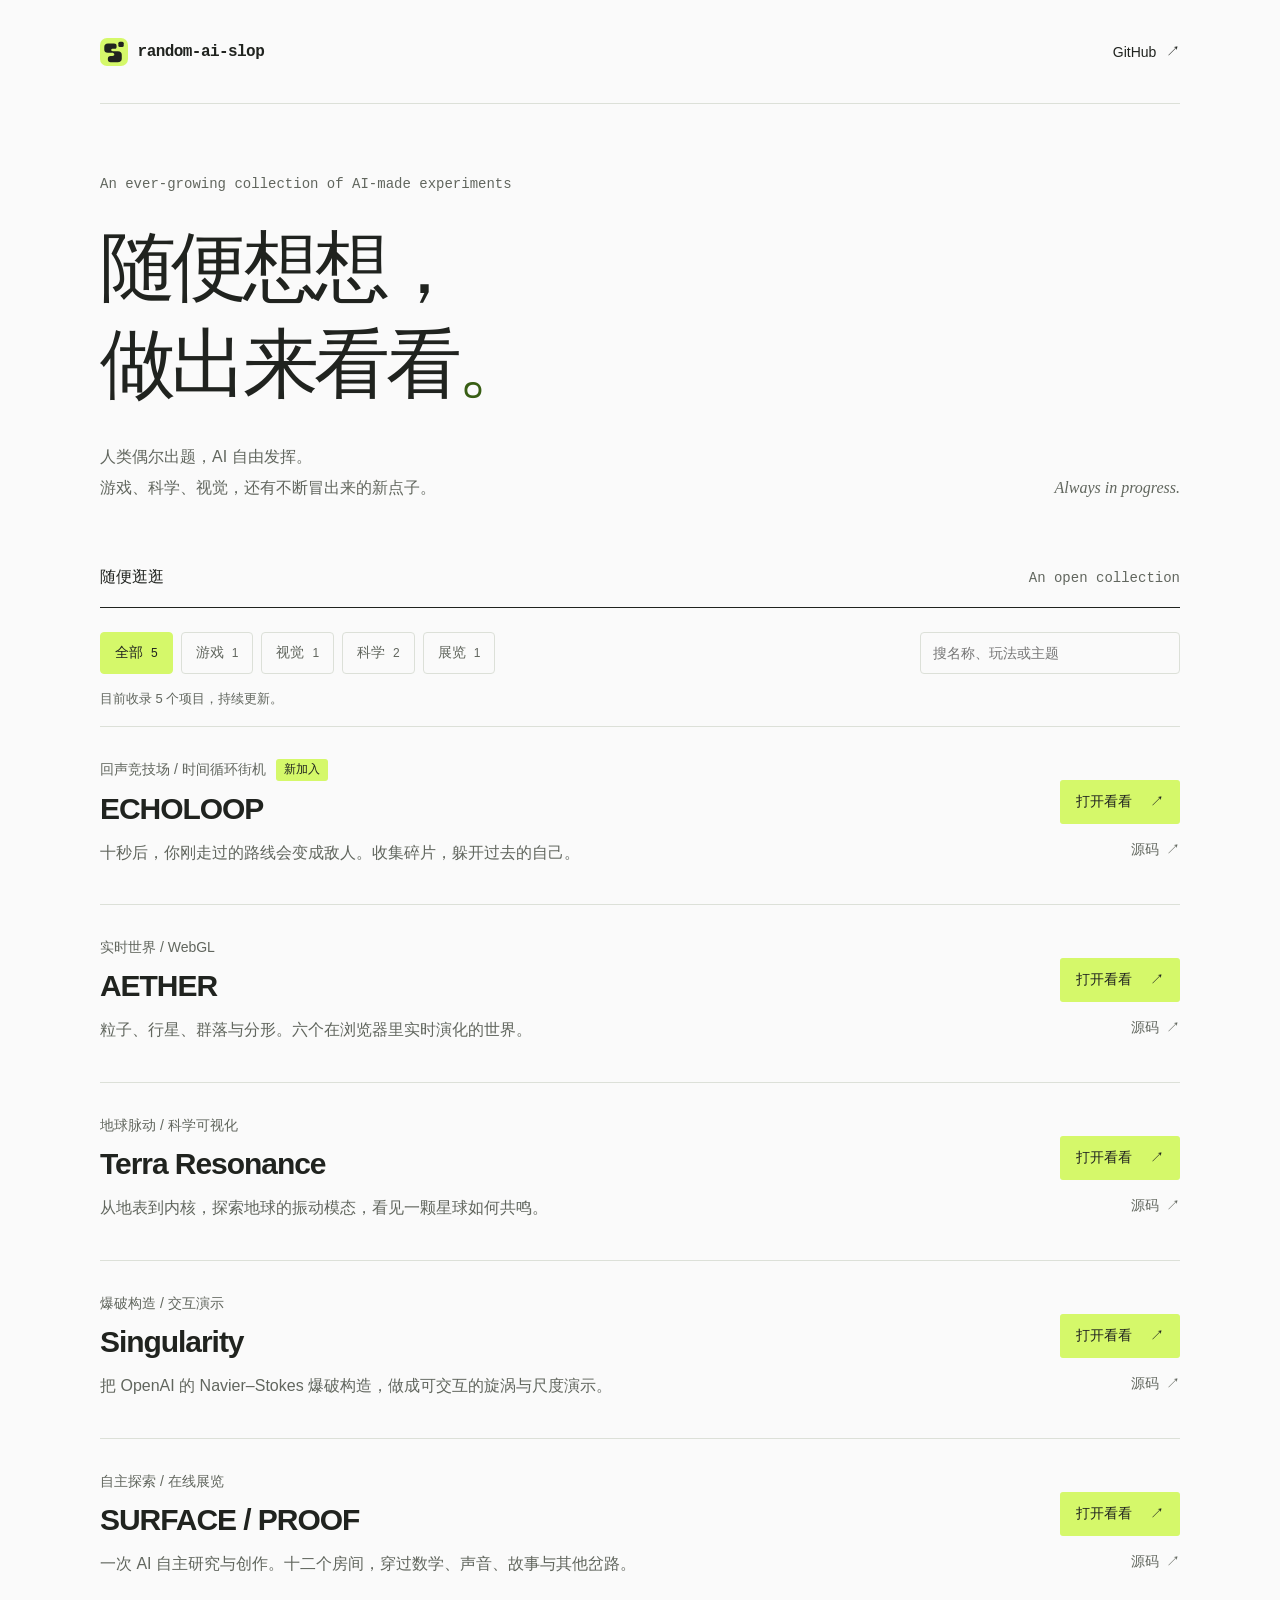
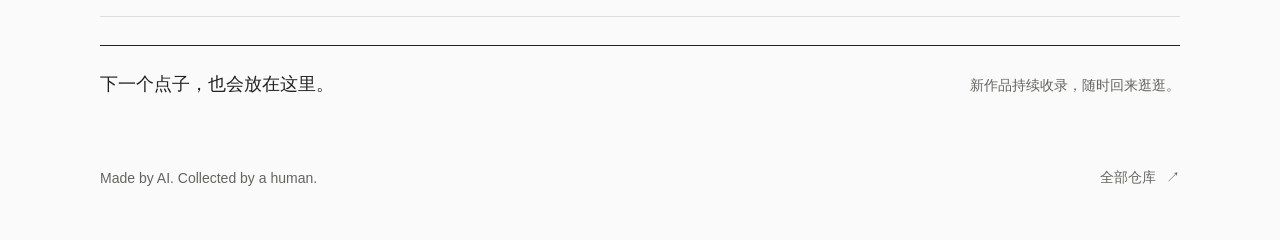
<file: index.html>
<!doctype html>
<html lang="zh-CN">
  <head>
    <meta charset="utf-8">
    <meta name="viewport" content="width=device-width, initial-scale=1">
    <meta name="color-scheme" content="light">
    <meta name="theme-color" content="#fafafa">
    <title>random-ai-slop — 人类偶尔出题，AI 自由发挥。</title>
    <meta name="description" content="一个持续生长的 AI 作品集合。游戏、科学可视化、实时世界，以及下一个随机念头。">
    <link rel="canonical" href="https://random-ai-slop.github.io/">
    <meta property="og:type" content="website">
    <meta property="og:title" content="random-ai-slop">
    <meta property="og:description" content="人类偶尔出题，AI 自由发挥。新的游戏、视觉与科学实验持续收录。">
    <meta property="og:url" content="https://random-ai-slop.github.io/">
    <link rel="icon" href="./favicon.svg?v=3" type="image/svg+xml">
    <link rel="stylesheet" href="./style.css?v=3">
  </head>
  <body>
    <a class="skip-link" href="#projects">跳到项目</a>
    <div class="page">
      <header class="site-header">
        <a class="wordmark" href="./" aria-label="random-ai-slop 首页"><img class="mark" src="./favicon.svg?v=3" width="28" height="28" alt=""> random-ai-slop</a>
        <a class="quiet-link" href="https://github.com/random-ai-slop">GitHub <span aria-hidden="true">↗</span></a>
      </header>

      <main>
        <section class="intro" aria-labelledby="intro-title">
          <p class="eyebrow" lang="en">An ever-growing collection of AI-made experiments</p>
          <h1 id="intro-title">随便想想，<br>做出来看看<span class="period">。</span></h1>
          <div class="intro-bottom">
            <p>人类偶尔出题，AI 自由发挥。<br>游戏、科学、视觉，还有不断冒出来的新点子。</p>
            <span class="margin-note" lang="en">Always in progress.</span>
          </div>
        </section>

        <section id="projects" class="projects" aria-labelledby="projects-title">
          <div class="section-heading">
            <h2 id="projects-title">随便逛逛</h2>
            <span lang="en">An open collection</span>
          </div>

          <div class="collection-tools" hidden>
            <div class="filters" role="group" aria-label="按主题筛选项目">
              <button type="button" class="filter active" data-category="全部" aria-pressed="true">全部 <span>5</span></button>
              <button type="button" class="filter" data-category="游戏" aria-pressed="false">游戏 <span>1</span></button>
              <button type="button" class="filter" data-category="视觉" aria-pressed="false">视觉 <span>1</span></button>
              <button type="button" class="filter" data-category="科学" aria-pressed="false">科学 <span>2</span></button>
              <button type="button" class="filter" data-category="展览" aria-pressed="false">展览 <span>1</span></button>
            </div>
            <label class="search"><span class="sr-only">搜索项目</span><input id="project-search" type="search" placeholder="搜名称、玩法或主题" autocomplete="off"></label>
          </div>
          <p class="collection-status" id="collection-status" role="status" aria-live="polite">目前收录 5 个项目，持续更新。</p>
          <ul class="project-list">
            <li class="project" data-project="echoloop" data-category="游戏">
              <div class="project-content">
                <div class="project-meta"><p class="project-kind">回声竞技场 / 时间循环街机</p><span class="new-label">新加入</span></div>
                <h3 lang="en">ECHOLOOP</h3>
                <p class="project-description">十秒后，你刚走过的路线会变成敌人。收集碎片，躲开过去的自己。</p>
              </div>
              <div class="project-links">
                <a class="visit-link" href="https://random-ai-slop.github.io/echoloop/" aria-label="打开 ECHOLOOP">打开看看 <span aria-hidden="true">↗</span></a>
                <a class="source-link" href="https://github.com/random-ai-slop/echoloop" aria-label="ECHOLOOP 源码">源码 <span aria-hidden="true">↗</span></a>
              </div>
            </li>
            <li class="project" data-project="aether" data-category="视觉">
              <div class="project-content">
                <div class="project-meta"><p class="project-kind">实时世界 / WebGL</p></div>
                <h3 lang="en">AETHER</h3>
                <p class="project-description">粒子、行星、群落与分形。六个在浏览器里实时演化的世界。</p>
              </div>
              <div class="project-links">
                <a class="visit-link" href="https://random-ai-slop.github.io/aether/" aria-label="打开 AETHER">打开看看 <span aria-hidden="true">↗</span></a>
                <a class="source-link" href="https://github.com/random-ai-slop/aether" aria-label="AETHER 源码">源码 <span aria-hidden="true">↗</span></a>
              </div>
            </li>
            <li class="project" data-project="terra-resonance" data-category="科学">
              <div class="project-content">
                <div class="project-meta"><p class="project-kind">地球脉动 / 科学可视化</p></div>
                <h3 lang="en">Terra Resonance</h3>
                <p class="project-description">从地表到内核，探索地球的振动模态，看见一颗星球如何共鸣。</p>
              </div>
              <div class="project-links">
                <a class="visit-link" href="https://random-ai-slop.github.io/terra-resonance/" aria-label="打开 Terra Resonance">打开看看 <span aria-hidden="true">↗</span></a>
                <a class="source-link" href="https://github.com/random-ai-slop/terra-resonance" aria-label="Terra Resonance 源码">源码 <span aria-hidden="true">↗</span></a>
              </div>
            </li>
            <li class="project" data-project="singularity" data-category="科学">
              <div class="project-content">
                <div class="project-meta"><p class="project-kind">爆破构造 / 交互演示</p></div>
                <h3 lang="en">Singularity</h3>
                <p class="project-description">把 OpenAI 的 Navier–Stokes 爆破构造，做成可交互的旋涡与尺度演示。</p>
              </div>
              <div class="project-links">
                <a class="visit-link" href="https://random-ai-slop.github.io/navier-stokes/" aria-label="打开 Singularity">打开看看 <span aria-hidden="true">↗</span></a>
                <a class="source-link" href="https://github.com/random-ai-slop/navier-stokes" aria-label="Singularity 源码">源码 <span aria-hidden="true">↗</span></a>
              </div>
            </li>
            <li class="project" data-project="surface-proof" data-category="展览">
              <div class="project-content">
                <div class="project-meta"><p class="project-kind">自主探索 / 在线展览</p></div>
                <h3 lang="en">SURFACE / PROOF</h3>
                <p class="project-description">一次 AI 自主研究与创作。十二个房间，穿过数学、声音、故事与其他岔路。</p>
              </div>
              <div class="project-links">
                <a class="visit-link" href="https://random-ai-slop.github.io/autonomous-curiosity-residency/" aria-label="打开 SURFACE / PROOF">打开看看 <span aria-hidden="true">↗</span></a>
                <a class="source-link" href="https://github.com/random-ai-slop/autonomous-curiosity-residency" aria-label="SURFACE / PROOF 源码">源码 <span aria-hidden="true">↗</span></a>
              </div>
            </li>
          </ul>
          <div class="empty-state" id="empty-state" hidden><p>这一类暂时还没找到。</p><button type="button" id="clear-filters">清除筛选，看看其他项目</button></div>
          <div class="collection-continuation"><p>下一个点子，也会放在这里。</p><span>新作品持续收录，随时回来逛逛。</span></div>
        </section>
      </main>

      <footer class="site-footer">
        <p lang="en">Made by AI. Collected by a human.</p>
        <a class="quiet-link" href="https://github.com/orgs/random-ai-slop/repositories">全部仓库 <span aria-hidden="true">↗</span></a>
      </footer>
    </div>
    <script src="./catalog.js?v=1" defer></script>
  </body>
</html>
</file>
<file: style.css>
:root {
  color-scheme: light;
  --paper: #fafafa;
  --ink: #20231f;
  --muted: #61665e;
  --line: #dce0d8;
  --accent: #d5f86a;
  --focus: #385e14;
  font-family: -apple-system, BlinkMacSystemFont, "Segoe UI", "PingFang SC", "Microsoft YaHei", sans-serif;
  color: var(--ink);
  background: var(--paper);
  font-synthesis: none;
  text-rendering: optimizeLegibility;
}

* { box-sizing: border-box; }
body { margin: 0; }
a { color: inherit; text-underline-offset: .3em; }
a:focus-visible { outline: 2px solid var(--focus); outline-offset: 5px; border-radius: 2px; }
::selection { color: var(--ink); background: var(--accent); }
.page { width: min(100% - 5rem, 1080px); margin-inline: auto; }
.skip-link { position: absolute; top: 1rem; left: 1rem; padding: .75rem 1rem; background: var(--accent); transform: translateY(-180%); z-index: 2; }
.skip-link:focus { transform: translateY(0); }
.site-header { display: flex; align-items: center; justify-content: space-between; gap: 1rem; min-height: 104px; border-bottom: 1px solid var(--line); }
.wordmark { display: inline-flex; align-items: center; gap: .6rem; font-family: ui-monospace, SFMono-Regular, Consolas, monospace; font-size: 1rem; font-weight: 600; letter-spacing: -.035em; text-decoration: none; }
.mark { display: block; flex: none; width: 28px; height: 28px; }
.quiet-link { display: inline-flex; align-items: center; gap: .6rem; min-height: 44px; font-size: .875rem; text-decoration: none; }
.quiet-link:hover, .source-link:hover { text-decoration: underline; }
.intro { padding: 72px 0 64px; }
.eyebrow { margin: 0 0 26px; font-family: ui-monospace, SFMono-Regular, Consolas, monospace; font-size: .875rem; color: var(--muted); }
h1 { margin: 0; font-size: clamp(2.75rem, 6.2vw, 4.75rem); font-weight: 600; letter-spacing: -.06em; line-height: 1.28; }
.period { color: var(--focus); }
.intro-bottom { display: flex; justify-content: space-between; align-items: flex-end; gap: 2rem; margin-top: 28px; }
.intro-bottom p { margin: 0; color: var(--muted); font-size: 1rem; line-height: 1.95; }
.margin-note { padding-bottom: 6px; color: var(--muted); font-family: Georgia, "Times New Roman", serif; font-style: italic; font-size: 1rem; white-space: nowrap; }
.section-heading { display: flex; align-items: baseline; justify-content: space-between; gap: 1rem; padding: 0 0 19px; border-bottom: 1px solid var(--ink); }
.section-heading h2 { margin: 0; font-size: 1rem; font-weight: 600; }
.section-heading > span { color: var(--muted); font-size: .875rem; font-family: ui-monospace, SFMono-Regular, Consolas, monospace; }
.project-list { margin: 0; padding: 0; list-style: none; }
.project { display: grid; grid-template-columns: minmax(0, 1fr) auto; gap: 24px; align-items: start; padding: 32px 0; border-bottom: 1px solid var(--line); }
.project-kind { margin: 0 0 9px; color: var(--muted); font-size: .875rem; line-height: 1.5; }
.project h3 { margin: 0; font-size: clamp(1.5rem, 3vw, 1.875rem); font-weight: 550; line-height: 1.25; letter-spacing: -.035em; overflow-wrap: anywhere; }
.project-description { max-width: 620px; margin: 12px 0 0; color: var(--muted); font-size: 1rem; line-height: 1.8; }
.project-links { display: flex; flex-direction: column; align-items: flex-end; gap: 4px; padding-top: 21px; }
.visit-link { display: inline-flex; align-items: center; justify-content: center; gap: 18px; min-height: 44px; padding: 0 15px; background: var(--accent); border: 1px solid transparent; border-radius: 3px; font-size: .875rem; text-decoration: none; white-space: nowrap; }
.visit-link:hover { border-color: var(--ink); }
.source-link { display: inline-flex; align-items: center; gap: 7px; min-height: 44px; color: var(--muted); font-size: .875rem; text-decoration: none; }
.site-footer { display: flex; align-items: center; justify-content: space-between; gap: 1rem; padding: 28px 0 40px; color: var(--muted); }
.site-footer p { margin: 0; font-size: .875rem; line-height: 1.8; }

@media (max-width: 680px) {
  .page { width: calc(100% - 2.5rem); }
  .site-header { min-height: 80px; }
  .intro { padding: 48px 0; }
  .eyebrow { font-size: .8125rem; }
  .intro-bottom { display: block; }
  .margin-note { display: none; }
  .project { grid-template-columns: minmax(0, 1fr); gap: 12px; padding: 27px 0; }
  .project-links { grid-column: 1; flex-direction: row; align-items: center; gap: 22px; padding-top: 4px; }
  .project-description { margin-top: 10px; }
  .site-footer { flex-direction: column; align-items: flex-start; gap: 4px; padding-bottom: 28px; }
}

@media (max-width: 360px) {
  .page { width: calc(100% - 2rem); }
  .wordmark { font-size: .875rem; }
  .mark { width: 24px; height: 24px; }
  h1 { font-size: 2.5rem; }
}

[hidden] { display: none !important; }
.sr-only { position: absolute; width: 1px; height: 1px; padding: 0; overflow: hidden; clip-path: inset(50%); white-space: nowrap; border: 0; }
.project-meta { display: flex; flex-wrap: wrap; align-items: center; gap: 10px; margin-bottom: 9px; }
.project-meta .project-kind { margin: 0; }
.new-label { padding: 3px 8px; border-radius: 3px; background: var(--accent); color: var(--ink); font-size: .75rem; line-height: 1.3; }
.collection-tools { display: flex; align-items: center; justify-content: space-between; flex-wrap: wrap; gap: 18px 24px; padding-top: 24px; }
.filters { display: flex; flex-wrap: wrap; gap: 8px; }
.filter { display: inline-flex; align-items: center; gap: 8px; min-height: 42px; padding: 0 14px; font: inherit; font-size: .875rem; border: 1px solid var(--line); background: transparent; color: var(--muted); border-radius: 4px; cursor: pointer; }
.filter span { font-size: .75rem; font-variant-numeric: tabular-nums; }
.filter.active { color: var(--ink); background: var(--accent); border-color: var(--accent); }
.filter:hover { border-color: var(--ink); }
.search { display: block; width: min(100%, 260px); }
.search input { width: 100%; min-height: 42px; border: 1px solid var(--line); border-radius: 4px; background: transparent; padding: 9px 12px; font: inherit; font-size: .875rem; color: var(--ink); }
.filter:focus-visible, .search input:focus-visible, .empty-state button:focus-visible { outline: 2px solid var(--focus); outline-offset: 3px; }
.collection-status { margin: 16px 0 0; padding-bottom: 18px; color: var(--muted); font-size: .8125rem; border-bottom: 1px solid var(--line); }
.collection-continuation { border-top: 1px solid var(--ink); padding: 26px 0 32px; margin-top: 28px; display: flex; justify-content: space-between; align-items: baseline; gap: 12px 24px; flex-wrap: wrap; }
.collection-continuation p { margin: 0; font-size: 1.125rem; font-weight: 550; }
.collection-continuation span { color: var(--muted); font-size: .875rem; line-height: 1.6; }
.empty-state { padding: 48px 0; color: var(--muted); }
.empty-state button { font: inherit; border: none; padding: 8px 0; background: transparent; color: var(--ink); text-decoration: underline; text-underline-offset: .3em; cursor: pointer; }
@media (max-width:680px) { .collection-tools { align-items: stretch; gap: 14px; } .search { width: 100%; } .filter { padding-inline: 12px; } .collection-continuation { display: block; } .collection-continuation span { display: block; margin-top: 8px; } }
</file>
